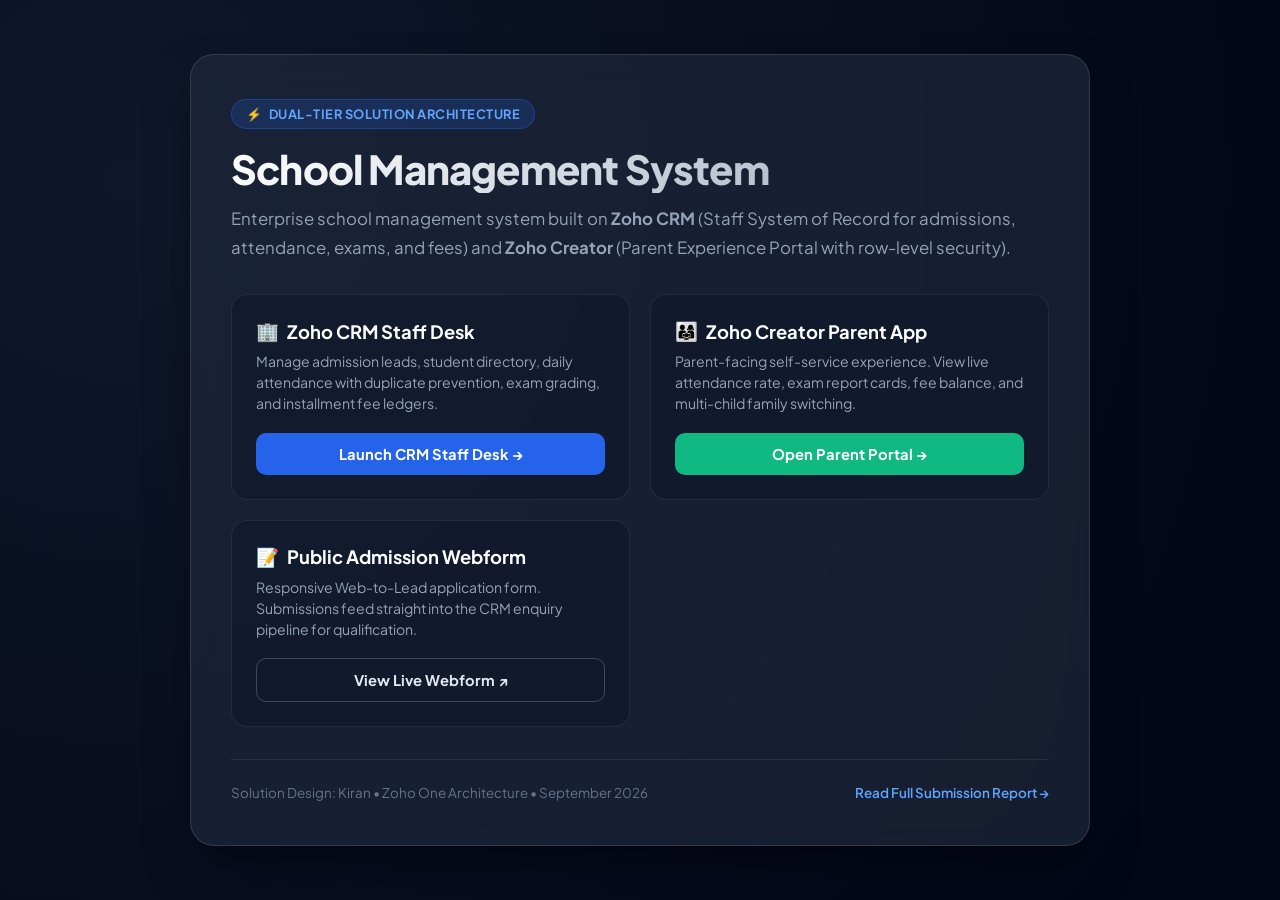
<file: index.html>
<!DOCTYPE html>
<html lang="en">
  <head>
    <meta charset="UTF-8" />
    <meta name="viewport" content="width=device-width, initial-scale=1.0" />
    <title>School Management System — Zoho CRM & Zoho Creator</title>
    <link rel="preconnect" href="https://fonts.googleapis.com">
    <link rel="preconnect" href="https://fonts.gstatic.com" crossorigin>
    <link href="https://fonts.googleapis.com/css2?family=Plus+Jakarta+Sans:wght@400;500;600;700;800&display=swap" rel="stylesheet">
    <style>
      :root {
        --primary: #2563eb;
        --accent: #06b6d4;
        --secondary: #0f172a;
        --success: #10b981;
      }
      * {
        box-sizing: border-box;
        margin: 0;
        padding: 0;
      }
      body {
        font-family: 'Plus Jakarta Sans', sans-serif;
        background: radial-gradient(circle at 10% 20%, #0f172a 0%, #020617 90%);
        color: #f8fafc;
        display: flex;
        align-items: center;
        justify-content: center;
        min-height: 100vh;
        padding: 24px;
      }
      .card {
        max-width: 900px;
        width: 100%;
        background: rgba(30, 41, 59, 0.7);
        backdrop-filter: blur(16px);
        border: 1px solid rgba(255, 255, 255, 0.12);
        box-shadow: 0 25px 50px -12px rgba(0, 0, 0, 0.5);
        border-radius: 24px;
        padding: 44px 40px;
      }
      .badge-tag {
        display: inline-flex;
        align-items: center;
        gap: 6px;
        background: rgba(37, 99, 235, 0.2);
        border: 1px solid rgba(37, 99, 235, 0.4);
        color: #60a5fa;
        padding: 6px 14px;
        border-radius: 9999px;
        font-size: 0.8rem;
        font-weight: 700;
        letter-spacing: 0.04em;
        text-transform: uppercase;
        margin-bottom: 16px;
      }
      h1 {
        font-size: 2.5rem;
        font-weight: 800;
        letter-spacing: -0.02em;
        line-height: 1.2;
        margin-bottom: 12px;
        background: linear-gradient(135deg, #ffffff, #94a3b8);
        -webkit-background-clip: text;
        -webkit-text-fill-color: transparent;
      }
      p.subtitle {
        line-height: 1.7;
        color: #94a3b8;
        font-size: 1.05rem;
        margin-bottom: 32px;
      }
      .grid-options {
        display: grid;
        grid-template-columns: repeat(auto-fit, minmax(260px, 1fr));
        gap: 20px;
        margin-bottom: 32px;
      }
      .option-box {
        background: rgba(15, 23, 42, 0.6);
        border: 1px solid rgba(255, 255, 255, 0.08);
        border-radius: 16px;
        padding: 24px;
        transition: all 0.2s ease;
        display: flex;
        flex-direction: column;
        justify-content: space-between;
      }
      .option-box:hover {
        transform: translateY(-3px);
        border-color: rgba(37, 99, 235, 0.5);
        box-shadow: 0 10px 25px -5px rgba(37, 99, 235, 0.2);
      }
      .option-title {
        font-size: 1.15rem;
        font-weight: 700;
        color: #ffffff;
        margin-bottom: 8px;
        display: flex;
        align-items: center;
        gap: 8px;
      }
      .option-desc {
        color: #94a3b8;
        font-size: 0.88rem;
        line-height: 1.5;
        margin-bottom: 18px;
      }
      .btn {
        display: inline-flex;
        align-items: center;
        justify-content: center;
        gap: 8px;
        background: #2563eb;
        color: #ffffff;
        text-decoration: none;
        font-weight: 700;
        padding: 12px 20px;
        border-radius: 10px;
        font-size: 0.92rem;
        transition: all 0.2s ease;
      }
      .btn:hover {
        background: #1d4ed8;
      }
      .btn-success {
        background: #10b981;
      }
      .btn-success:hover {
        background: #059669;
      }
      .btn-outline {
        background: transparent;
        border: 1px solid rgba(255, 255, 255, 0.2);
        color: #e2e8f0;
      }
      .btn-outline:hover {
        background: rgba(255, 255, 255, 0.08);
      }
      .footer-bar {
        display: flex;
        justify-content: space-between;
        align-items: center;
        padding-top: 24px;
        border-top: 1px solid rgba(255, 255, 255, 0.08);
        color: #64748b;
        font-size: 0.84rem;
        flex-wrap: wrap;
        gap: 12px;
      }
    </style>
  </head>
  <body>
    <div class="card">
      <div class="badge-tag">
        <span>⚡</span> Dual-Tier Solution Architecture
      </div>
      <h1>School Management System</h1>
      <p class="subtitle">
        Enterprise school management system built on <strong>Zoho CRM</strong> (Staff System of Record for admissions, attendance, exams, and fees) and <strong>Zoho Creator</strong> (Parent Experience Portal with row-level security).
      </p>

      <div class="grid-options">
        <div class="option-box">
          <div>
            <div class="option-title"><span>🏢</span> Zoho CRM Staff Desk</div>
            <p class="option-desc">
              Manage admission leads, student directory, daily attendance with duplicate prevention, exam grading, and installment fee ledgers.
            </p>
          </div>
          <a class="btn" href="http://127.0.0.1:5000">Launch CRM Staff Desk &rarr;</a>
        </div>

        <div class="option-box">
          <div>
            <div class="option-title"><span>👨‍👩‍👧</span> Zoho Creator Parent App</div>
            <p class="option-desc">
              Parent-facing self-service experience. View live attendance rate, exam report cards, fee balance, and multi-child family switching.
            </p>
          </div>
          <a class="btn btn-success" href="http://127.0.0.1:5000/parent">Open Parent Portal &rarr;</a>
        </div>

        <div class="option-box">
          <div>
            <div class="option-title"><span>📝</span> Public Admission Webform</div>
            <p class="option-desc">
              Responsive Web-to-Lead application form. Submissions feed straight into the CRM enquiry pipeline for qualification.
            </p>
          </div>
          <a class="btn btn-outline" href="admission_webform.html" target="_blank">View Live Webform ↗</a>
        </div>
      </div>

      <div class="footer-bar">
        <div>Solution Design: Kiran &bull; Zoho One Architecture &bull; September 2026</div>
        <div>
          <a href="SMS_SUBMISSION_REPORT.md" style="color: #60a5fa; text-decoration: none; font-weight: 600;">Read Full Submission Report &rarr;</a>
        </div>
      </div>
    </div>
  </body>
</html>
</file>
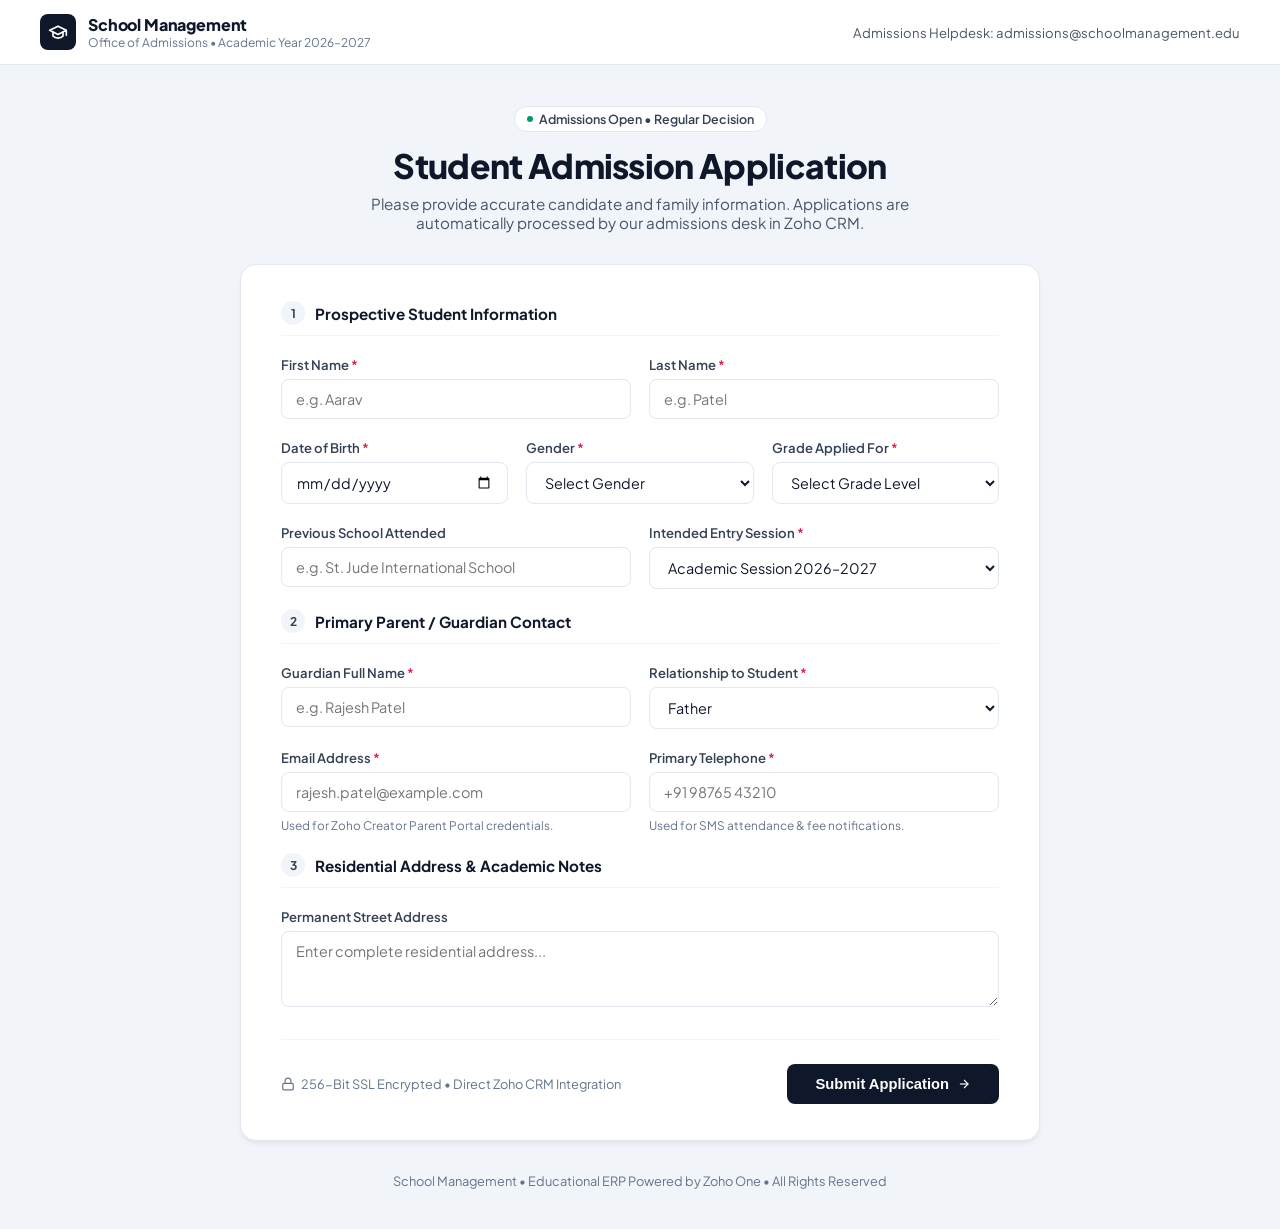
<file: admission_webform.html>
<!DOCTYPE html>
<html lang="en">
<head>
  <meta charset="UTF-8" />
  <meta name="viewport" content="width=device-width, initial-scale=1.0" />
  <title>Student Admission Application — School Management</title>
  <link rel="preconnect" href="https://fonts.googleapis.com">
  <link rel="preconnect" href="https://fonts.gstatic.com">
  <link href="https://fonts.googleapis.com/css2?family=Plus+Jakarta+Sans:wght@400;500;600;700;800&family=Inter:wght@400;500;600;700&display=swap" rel="stylesheet">
  <style>
    :root {
      --font-main: 'Plus Jakarta Sans', sans-serif;
      --slate-900: #0f172a;
      --slate-800: #1e293b;
      --slate-700: #334155;
      --slate-600: #475569;
      --slate-500: #64748b;
      --slate-400: #94a3b8;
      --slate-200: #e2e8f0;
      --slate-100: #f1f5f9;
      --slate-50:  #f8fafc;
      --primary: #2563eb;
      --primary-hover: #1d4ed8;
      --emerald: #059669;
    }

    * {
      box-sizing: border-box;
      margin: 0;
      padding: 0;
    }

    body {
      font-family: var(--font-main);
      background-color: #f1f5f9;
      color: var(--slate-900);
      min-height: 100vh;
      display: flex;
      flex-direction: column;
      align-items: center;
    }

    /* Top Institutional Bar */
    .site-nav {
      width: 100%;
      background: #ffffff;
      border-bottom: 1px solid var(--slate-200);
      padding: 14px 40px;
      display: flex;
      justify-content: space-between;
      align-items: center;
    }

    .nav-brand {
      display: flex;
      align-items: center;
      gap: 12px;
    }

    .nav-emblem {
      width: 36px;
      height: 36px;
      border-radius: 8px;
      background: var(--slate-900);
      color: #ffffff;
      display: flex;
      align-items: center;
      justify-content: center;
    }

    .nav-title {
      font-size: 1rem;
      font-weight: 800;
      color: var(--slate-900);
      letter-spacing: -0.01em;
    }

    .nav-sub {
      font-size: 0.75rem;
      color: var(--slate-500);
    }

    .nav-right {
      display: flex;
      align-items: center;
      gap: 16px;
      font-size: 0.82rem;
      color: var(--slate-600);
    }

    /* Main Container */
    .portal-main {
      width: 100%;
      max-width: 840px;
      padding: 40px 20px;
    }

    /* Hero Banner */
    .form-hero {
      text-align: center;
      margin-bottom: 32px;
    }

    .hero-badge {
      display: inline-flex;
      align-items: center;
      gap: 6px;
      background: #ffffff;
      border: 1px solid var(--slate-200);
      padding: 4px 12px;
      border-radius: 9999px;
      font-size: 0.78rem;
      font-weight: 600;
      color: var(--slate-700);
      margin-bottom: 12px;
    }

    .hero-dot {
      width: 6px;
      height: 6px;
      border-radius: 50%;
      background: var(--emerald);
    }

    .form-hero h1 {
      font-size: 2.1rem;
      font-weight: 800;
      color: var(--slate-900);
      letter-spacing: -0.02em;
      margin-bottom: 8px;
    }

    .form-hero p {
      color: var(--slate-600);
      font-size: 0.95rem;
      max-width: 580px;
      margin: 0 auto;
    }

    /* Card Wrapper */
    .form-card {
      background: #ffffff;
      border-radius: 16px;
      border: 1px solid var(--slate-200);
      box-shadow: 0 4px 6px -1px rgba(0, 0, 0, 0.05), 0 2px 4px -2px rgba(0, 0, 0, 0.05);
      padding: 36px 40px;
    }

    /* Section Stepper */
    .form-section-title {
      font-size: 0.95rem;
      font-weight: 700;
      color: var(--slate-900);
      display: flex;
      align-items: center;
      gap: 10px;
      padding-bottom: 10px;
      border-bottom: 1px solid var(--slate-100);
      margin-bottom: 20px;
    }

    .step-num {
      width: 24px;
      height: 24px;
      border-radius: 50%;
      background: var(--slate-100);
      color: var(--slate-700);
      font-size: 0.75rem;
      font-weight: 700;
      display: flex;
      align-items: center;
      justify-content: center;
    }

    /* Grid Layouts */
    .field-grid-2 {
      display: grid;
      grid-template-columns: 1fr 1fr;
      gap: 18px;
      margin-bottom: 20px;
    }

    .field-grid-3 {
      display: grid;
      grid-template-columns: 1fr 1fr 1fr;
      gap: 18px;
      margin-bottom: 20px;
    }

    .field-group {
      display: flex;
      flex-direction: column;
      gap: 6px;
    }

    label {
      font-size: 0.82rem;
      font-weight: 600;
      color: var(--slate-700);
    }

    label span.req {
      color: #e11d48;
    }

    input, select, textarea {
      font-family: inherit;
      width: 100%;
      padding: 10px 14px;
      border: 1px solid var(--slate-200);
      border-radius: 8px;
      font-size: 0.9rem;
      color: var(--slate-900);
      background-color: #ffffff;
      outline: none;
      transition: all 0.15s ease;
    }

    input:focus, select:focus, textarea:focus {
      border-color: var(--primary);
      box-shadow: 0 0 0 3px rgba(37, 99, 235, 0.1);
    }

    .field-hint {
      font-size: 0.74rem;
      color: var(--slate-500);
    }

    /* Form Actions */
    .form-actions {
      display: flex;
      justify-content: space-between;
      align-items: center;
      margin-top: 32px;
      padding-top: 24px;
      border-top: 1px solid var(--slate-100);
      flex-wrap: wrap;
      gap: 16px;
    }

    .security-badge {
      display: flex;
      align-items: center;
      gap: 6px;
      font-size: 0.8rem;
      color: var(--slate-500);
    }

    .btn-submit {
      background: var(--slate-900);
      color: #ffffff;
      padding: 12px 28px;
      border: none;
      border-radius: 8px;
      font-size: 0.92rem;
      font-weight: 600;
      cursor: pointer;
      display: inline-flex;
      align-items: center;
      gap: 8px;
      transition: all 0.15s ease;
    }

    .btn-submit:hover {
      background: var(--slate-800);
    }

    /* Success Banner */
    .success-card {
      display: none;
      background: #ecfdf5;
      border: 1px solid #a7f3d0;
      color: #065f46;
      border-radius: 12px;
      padding: 20px 24px;
      margin-bottom: 24px;
    }

    .success-card h3 {
      font-size: 1.05rem;
      font-weight: 700;
      margin-bottom: 4px;
    }

    /* Footer */
    .portal-footer {
      text-align: center;
      color: var(--slate-500);
      font-size: 0.8rem;
      margin-top: 32px;
    }

    @media (max-width: 640px) {
      .field-grid-2, .field-grid-3 {
        grid-template-columns: 1fr;
      }
      .form-card {
        padding: 24px 20px;
      }
      .site-nav {
        padding: 12px 20px;
        flex-direction: column;
        align-items: flex-start;
        gap: 10px;
      }
    }
  </style>
</head>
<body>

  <!-- Top Institutional Bar -->
  <nav class="site-nav">
    <div class="nav-brand">
      <div class="nav-emblem">
        <svg width="20" height="20" viewBox="0 0 24 24" fill="none" stroke="currentColor" stroke-width="2" stroke-linecap="round" stroke-linejoin="round">
          <path d="M22 10v6M2 10l10-5 10 5-10 5z"></path>
          <path d="M6 12v5c3 3 9 3 12 0v-5"></path>
        </svg>
      </div>
      <div>
        <div class="nav-title">School Management</div>
        <div class="nav-sub">Office of Admissions &bull; Academic Year 2026–2027</div>
      </div>
    </div>
    <div class="nav-right">
      <span>Admissions Helpdesk: admissions@schoolmanagement.edu</span>
    </div>
  </nav>

  <div class="portal-main">
    <div class="form-hero">
      <div class="hero-badge">
        <span class="hero-dot"></span>
        <span>Admissions Open &bull; Regular Decision</span>
      </div>
      <h1>Student Admission Application</h1>
      <p>Please provide accurate candidate and family information. Applications are automatically processed by our admissions desk in Zoho CRM.</p>
    </div>

    <!-- Success Feedback Alert -->
    <div id="successNotice" class="success-card">
      <h3>Application Successfully Submitted</h3>
      <p>Thank you for submitting your child's application to School Management. Your file has been logged in our Zoho CRM admissions pipeline. Our admissions coordinator will contact you regarding document submission and entrance assessments.</p>
    </div>

    <!-- Main Admission Form -->
    <div class="form-card">
      <form id="admissionForm" action="/webform/submit" method="POST" accept-charset="UTF-8">
        
        <!-- Hidden fields preserved for CRM field mapping -->
        <input type="hidden" name="Lead Status" value="New" />
        <input type="hidden" name="Lead Source" value="Online Webform" />

        <!-- Step 1: Candidate Information -->
        <div class="form-section-title">
          <span class="step-num">1</span>
          <span>Prospective Student Information</span>
        </div>

        <div class="field-grid-2">
          <div class="field-group">
            <label for="studentFirstName">First Name <span class="req">*</span></label>
            <input type="text" id="studentFirstName" name="First Name" placeholder="e.g. Aarav" required />
          </div>
          <div class="field-group">
            <label for="studentLastName">Last Name <span class="req">*</span></label>
            <input type="text" id="studentLastName" name="Last Name" placeholder="e.g. Patel" required />
          </div>
        </div>

        <div class="field-grid-3">
          <div class="field-group">
            <label for="dob">Date of Birth <span class="req">*</span></label>
            <input type="date" id="dob" name="DOB" required />
          </div>
          <div class="field-group">
            <label for="gender">Gender <span class="req">*</span></label>
            <select id="gender" name="Gender" required>
              <option value="">Select Gender</option>
              <option value="Male">Male</option>
              <option value="Female">Female</option>
              <option value="Other">Other</option>
            </select>
          </div>
          <div class="field-group">
            <label for="gradeApplied">Grade Applied For <span class="req">*</span></label>
            <select id="gradeApplied" name="Class_Applied_For" required>
              <option value="">Select Grade Level</option>
              <option value="Kindergarten">Kindergarten</option>
              <option value="Grade 1">Grade 1</option>
              <option value="Grade 2">Grade 2</option>
              <option value="Grade 3">Grade 3</option>
              <option value="Grade 4">Grade 4</option>
              <option value="Grade 5">Grade 5</option>
              <option value="Grade 6">Grade 6</option>
              <option value="Grade 7">Grade 7</option>
              <option value="Grade 8">Grade 8</option>
              <option value="Grade 9">Grade 9</option>
              <option value="Grade 10">Grade 10</option>
            </select>
          </div>
        </div>

        <div class="field-grid-2">
          <div class="field-group">
            <label for="previousSchool">Previous School Attended</label>
            <input type="text" id="previousSchool" name="Previous_School" placeholder="e.g. St. Jude International School" />
          </div>
          <div class="field-group">
            <label for="academicYear">Intended Entry Session <span class="req">*</span></label>
            <select id="academicYear" name="Academic_Year" required>
              <option value="2026-2027" selected>Academic Session 2026–2027</option>
              <option value="2025-2026">Immediate Transfer (2025–2026)</option>
            </select>
          </div>
        </div>

        <!-- Step 2: Parent / Guardian Details -->
        <div class="form-section-title" style="margin-top: 16px;">
          <span class="step-num">2</span>
          <span>Primary Parent / Guardian Contact</span>
        </div>

        <div class="field-grid-2">
          <div class="field-group">
            <label for="parentName">Guardian Full Name <span class="req">*</span></label>
            <input type="text" id="parentName" name="Parent_Name" placeholder="e.g. Rajesh Patel" required />
          </div>
          <div class="field-group">
            <label for="relationship">Relationship to Student <span class="req">*</span></label>
            <select id="relationship" name="Relationship" required>
              <option value="Father">Father</option>
              <option value="Mother">Mother</option>
              <option value="Guardian">Legal Guardian</option>
            </select>
          </div>
        </div>

        <div class="field-grid-2">
          <div class="field-group">
            <label for="parentEmail">Email Address <span class="req">*</span></label>
            <input type="email" id="parentEmail" name="Email" placeholder="rajesh.patel@example.com" required />
            <span class="field-hint">Used for Zoho Creator Parent Portal credentials.</span>
          </div>
          <div class="field-group">
            <label for="parentPhone">Primary Telephone <span class="req">*</span></label>
            <input type="tel" id="parentPhone" name="Phone" placeholder="+91 98765 43210" required />
            <span class="field-hint">Used for SMS attendance &amp; fee notifications.</span>
          </div>
        </div>

        <!-- Step 3: Residential Address -->
        <div class="form-section-title" style="margin-top: 16px;">
          <span class="step-num">3</span>
          <span>Residential Address &amp; Academic Notes</span>
        </div>

        <div class="field-group" style="margin-bottom: 18px;">
          <label for="address">Permanent Street Address</label>
          <textarea id="address" name="Address" rows="3" placeholder="Enter complete residential address..."></textarea>
        </div>

        <!-- Submission Controls -->
        <div class="form-actions">
          <div class="security-badge">
            <svg width="14" height="14" viewBox="0 0 24 24" fill="none" stroke="currentColor" stroke-width="2"><rect x="3" y="11" width="18" height="11" rx="2" ry="2"></rect><path d="M7 11V7a5 5 0 0 1 10 0v4"></path></svg>
            <span>256-Bit SSL Encrypted &bull; Direct Zoho CRM Integration</span>
          </div>

          <button type="submit" class="btn-submit" id="submitBtn">
            <span>Submit Application</span>
            <svg width="14" height="14" viewBox="0 0 24 24" fill="none" stroke="currentColor" stroke-width="2"><line x1="5" y1="12" x2="19" y2="12"></line><polyline points="12 5 19 12 12 19"></polyline></svg>
          </button>
        </div>
      </form>
    </div>

    <div class="portal-footer">
      School Management &bull; Educational ERP Powered by Zoho One &bull; All Rights Reserved
    </div>
  </div>

  <script>
    document.getElementById('admissionForm').addEventListener('submit', function(e) {
      e.preventDefault();
      const form = this;
      const dob = new Date(document.getElementById('dob').value);
      const today = new Date();
      
      let age = today.getFullYear() - dob.getFullYear();
      const m = today.getMonth() - dob.getMonth();
      if (m < 0 || (m === 0 && today.getDate() < dob.getDate())) {
        age--;
      }

      if (age < 3 || age > 20) {
        alert("Please verify the student's Date of Birth (applicant must be between 3 and 20 years old).");
        return;
      }

      const submitBtn = document.getElementById('submitBtn');
      submitBtn.disabled = true;
      submitBtn.innerHTML = 'Submitting...';

      fetch('/webform/submit', {
        method: 'POST',
        body: new FormData(form)
      }).then(res => {
        document.getElementById('successNotice').style.display = 'block';
        window.scrollTo({ top: 0, behavior: 'smooth' });
        form.reset();
        submitBtn.disabled = false;
        submitBtn.innerHTML = '<span>Submit Application</span> <svg width="14" height="14" viewBox="0 0 24 24" fill="none" stroke="currentColor" stroke-width="2"><line x1="5" y1="12" x2="19" y2="12"></line><polyline points="12 5 19 12 12 19"></polyline></svg>';
      }).catch(err => {
        document.getElementById('successNotice').style.display = 'block';
        window.scrollTo({ top: 0, behavior: 'smooth' });
        form.reset();
        submitBtn.disabled = false;
        submitBtn.innerHTML = '<span>Submit Application</span>';
      });
    });
  </script>
</body>
</html>
</file>
